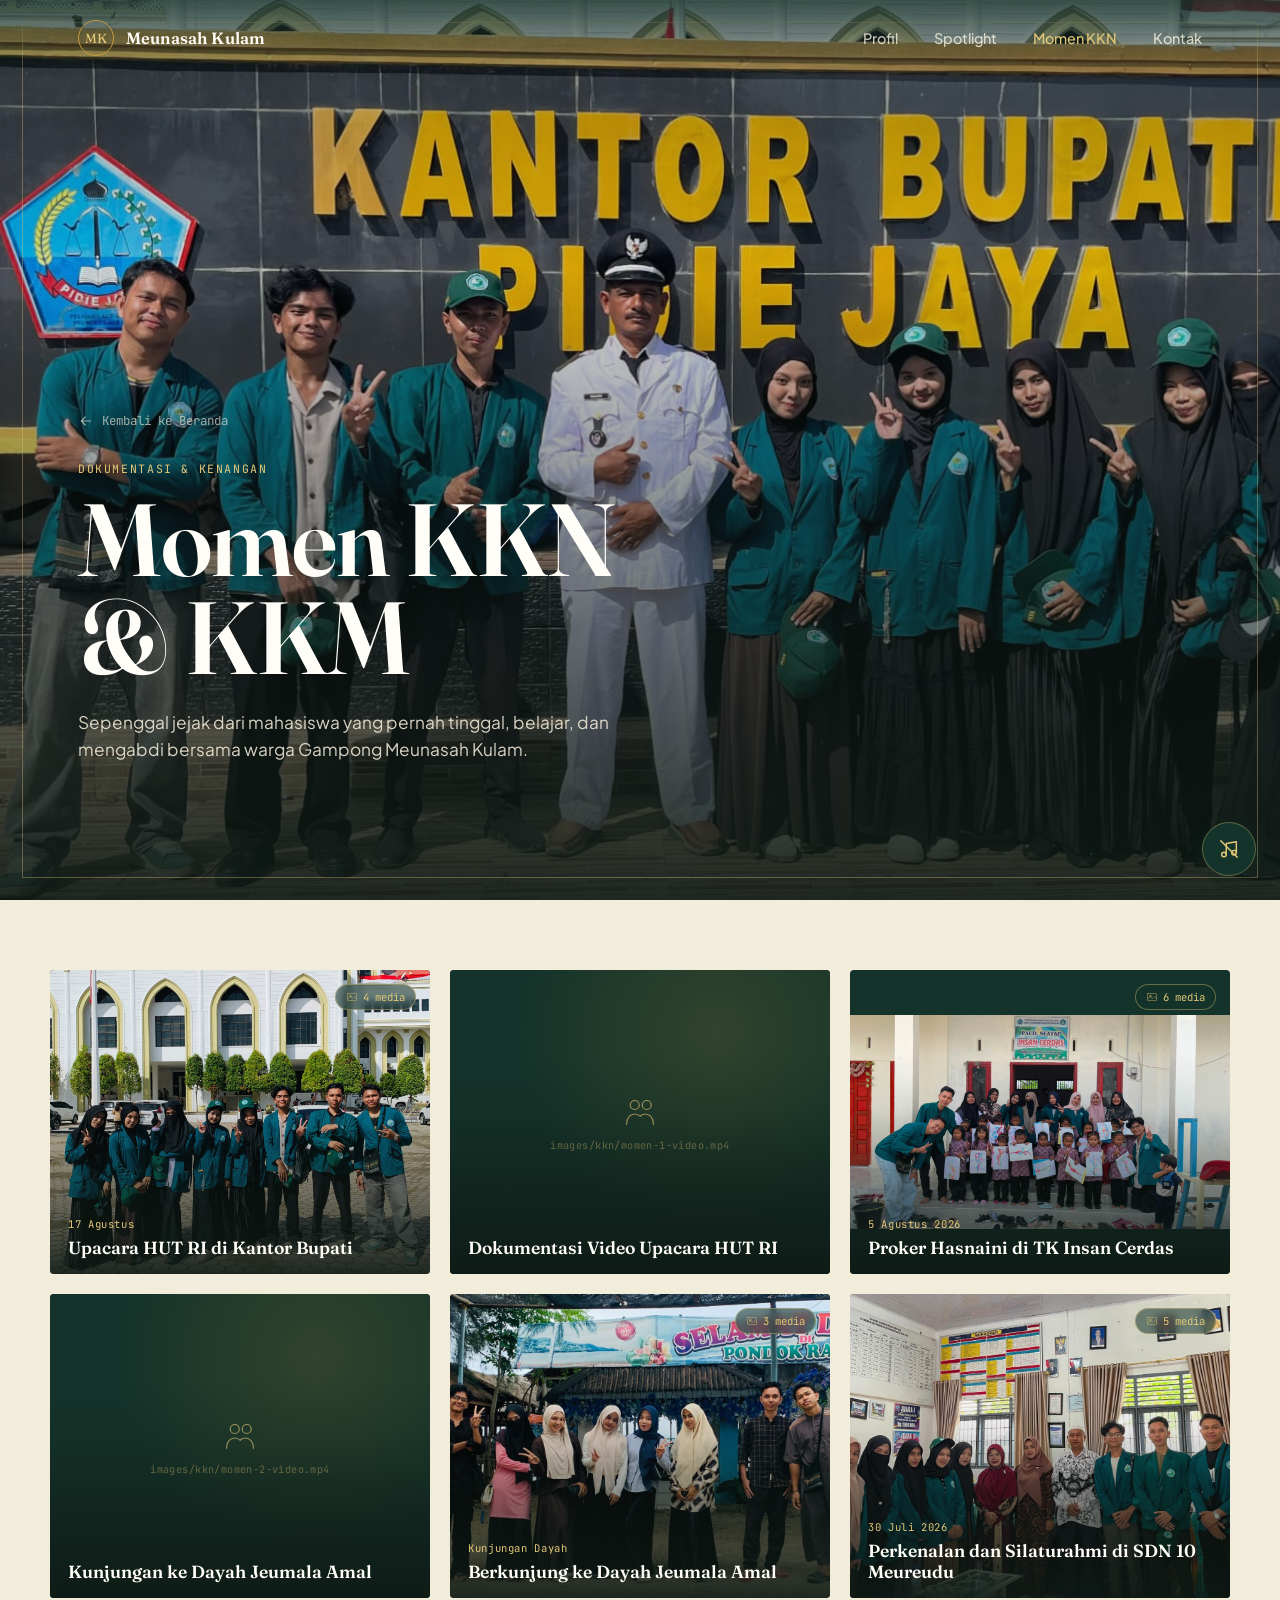
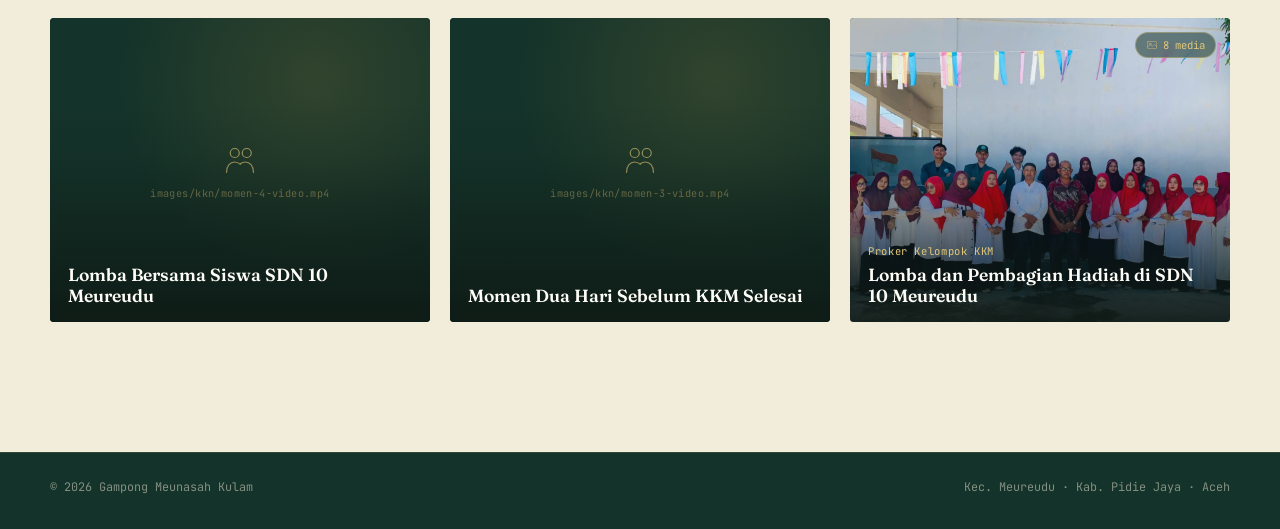
<file: kkn.html>
<!DOCTYPE html>
<html lang="id">
<head>
<meta charset="UTF-8">
<meta name="viewport" content="width=device-width, initial-scale=1.0">
<title>Momen KKN/KKM — Gampong Meunasah Kulam</title>
<meta name="description" content="Dokumentasi kegiatan mahasiswa KKN/KKM yang pernah bertugas di Gampong Meunasah Kulam, Kec. Meureudu, Kab. Pidie Jaya, Aceh.">

<link rel="preconnect" href="https://fonts.googleapis.com">
<link rel="preconnect" href="https://fonts.gstatic.com" crossorigin>
<link href="https://fonts.googleapis.com/css2?family=Fraunces:opsz,wght@9..144,400;9..144,500;9..144,600;9..144,700&family=Plus+Jakarta+Sans:wght@400;500;600;700;800&family=JetBrains+Mono:wght@400;500&display=swap" rel="stylesheet">

<link rel="stylesheet" href="css/style.css">
<link rel="stylesheet" href="css/kkn.css">
<noscript><style>body{opacity:1 !important;}</style></noscript>
</head>
<body>

<!-- ============ SVG ICON LIBRARY ============ -->
<svg width="0" height="0" style="position:absolute" aria-hidden="true">
  <defs>
    <symbol id="icon-chevron" viewBox="0 0 24 24">
      <path d="M9 6 L15 12 L9 18" />
    </symbol>
    <symbol id="icon-close" viewBox="0 0 24 24">
      <path d="M6 6 L18 18 M18 6 L6 18" />
    </symbol>
    <symbol id="icon-photo" viewBox="0 0 48 48">
      <rect x="6" y="10" width="36" height="28" rx="2" />
      <circle cx="17" cy="20" r="3.5" />
      <path d="M6 32 L17 23 L26 30 L34 22 L42 30" />
    </symbol>
    <symbol id="icon-arrow-left" viewBox="0 0 24 24">
      <path d="M19 12 H5 M11 6 L5 12 L11 18" />
    </symbol>
    <symbol id="icon-people" viewBox="0 0 48 48">
      <circle cx="17" cy="16" r="6" />
      <circle cx="33" cy="16" r="6" />
      <path d="M6 42 C6 33 11 28 17 28 C20 28 22.5 29.3 24.3 31.2" />
      <path d="M42 42 C42 33 37 28 31 28 C28.6 28 26.4 28.9 24.6 30.4" />
    </symbol>
    <symbol id="icon-music" viewBox="0 0 24 24">
      <path d="M9 18 V6 L20 4 V16" />
      <circle cx="6.5" cy="18" r="2.5" />
      <circle cx="17.5" cy="16" r="2.5" />
    </symbol>
    <symbol id="icon-music-off" viewBox="0 0 24 24">
      <path d="M9 18 V6 L20 4 V16" />
      <circle cx="6.5" cy="18" r="2.5" />
      <circle cx="17.5" cy="16" r="2.5" />
      <path d="M3 3 L21 21" />
    </symbol>
  </defs>
</svg>

<!-- ============ NAV ============ -->
<header class="nav" id="nav">
  <div class="nav__inner">
    <a href="index.html" class="nav__brand">
      <span class="nav__brand-mark">MK</span>
      <span class="nav__brand-text">Meunasah&nbsp;Kulam</span>
    </a>
    <nav class="nav__links">
      <a href="index.html#profil">Profil</a>
      <a href="index.html#spotlight">Spotlight</a>
      <a href="kkn.html" class="is-active">Momen KKN</a>
      <a href="index.html#kontak">Kontak</a>
    </nav>
    <button class="nav__toggle" id="navToggle" aria-label="Buka menu" aria-expanded="false">
      <span></span><span></span><span></span>
    </button>
  </div>
</header>

<!-- ============ HERO ============ -->
<section class="hero" id="kknHero">
  <div class="hero__media">
    <img class="hero__img" src="images/kkn/hero-kkn.jpg" alt="Momen KKN/KKM di Meunasah Kulam" onerror="this.style.display='none'; this.parentElement.classList.add('media--empty')">
    <div class="hero__media-fallback">
      <svg class="hero__media-icon"><use href="#icon-people"/></svg>
      <span>images/kkn/hero-kkn.jpg</span>
    </div>
  </div>
  <div class="hero__scrim"></div>
  <div class="hero__frame" aria-hidden="true"></div>

  <div class="hero__content">
    <a href="index.html" class="kkn-hero__back">
      <svg><use href="#icon-arrow-left"/></svg>
      Kembali ke Beranda
    </a>
    <p class="eyebrow eyebrow--light">Dokumentasi &amp; Kenangan</p>
    <h1 class="hero__title">Momen KKN<br>&amp; KKM</h1>
    <p class="hero__tagline">
      Sepenggal jejak dari mahasiswa yang pernah tinggal, belajar, dan mengabdi
      bersama warga Gampong Meunasah Kulam.
    </p>
  </div>
</section>

<!-- ============ MOMENTS GRID ============ -->
<section class="moments" id="moments">
  <div class="moments__grid" id="momentsGrid"></div>
</section>

<!-- ============ MODAL ============ -->
<div class="modal" id="modal" aria-hidden="true">
  <div class="modal__backdrop" id="modalBackdrop"></div>
  <div class="modal__panel" role="dialog" aria-modal="true" aria-labelledby="modalTitle">
    <button class="modal__close" id="modalClose" aria-label="Tutup">
      <svg><use href="#icon-close"/></svg>
    </button>

    <div class="modal__gallery">
      <div class="modal__gallery-track" id="modalGalleryTrack"></div>
      <button class="modal__nav modal__nav--prev" id="galPrev" aria-label="Foto sebelumnya">
        <svg style="transform:rotate(180deg)"><use href="#icon-chevron"/></svg>
      </button>
      <button class="modal__nav modal__nav--next" id="galNext" aria-label="Foto berikutnya">
        <svg><use href="#icon-chevron"/></svg>
      </button>
      <div class="modal__dots" id="galDots"></div>
    </div>

    <div class="modal__body">
      <p class="eyebrow" id="modalEyebrow">Momen</p>
      <h3 class="modal__title" id="modalTitle"></h3>
      <p class="modal__story" id="modalStory"></p>
    </div>
  </div>
</div>

<!-- ============ MUSIK LATAR ============ -->
<audio id="bgMusic" src="audio/kkn-theme.mp3" loop preload="none"></audio>
<button class="music-toggle" id="musicToggle" aria-label="Putar atau jeda musik" aria-pressed="false">
  <svg class="music-toggle__icon music-toggle__icon--on"><use href="#icon-music"/></svg>
  <svg class="music-toggle__icon music-toggle__icon--off"><use href="#icon-music-off"/></svg>
  <span class="music-toggle__bars" aria-hidden="true"><i></i><i></i><i></i></span>
</button>

<footer class="footer">
  <div class="footer__inner">
    <span>&copy; <span id="year"></span> Gampong Meunasah Kulam</span>
    <span class="footer__sub">Kec. Meureudu &middot; Kab. Pidie Jaya &middot; Aceh</span>
  </div>
</footer>

<script src="js/kkn.js"></script>
<script src="js/music.js"></script>
<script src="js/transitions.js"></script>
</body>
</html>
</file>
<file: css/style.css>
/* ==========================================================================
   MEUNASAH KULAM — DESIGN TOKENS
   Palette drawn from kerawang Aceh (gold thread on deep green velvet)
   and the river/rice-field landscape of Pidie Jaya.
   ========================================================================== */

:root {
  /* color */
  --forest-deep:  #14332A;
  --forest:       #1F4D3D;
  --forest-soft:  #2C6350;
  --gold:         #C89B3C;
  --gold-light:   #E3C878;
  --river:        #4C7A82;
  --parchment:    #F2ECDA;
  --parchment-dim:#E9E0C7;
  --ink:          #1B241D;
  --ink-soft:     #4A5750;
  --white:        #FFFDF7;

  /* type */
  --font-display: 'Fraunces', Georgia, serif;
  --font-body: 'Plus Jakarta Sans', -apple-system, sans-serif;
  --font-mono: 'JetBrains Mono', 'Courier New', monospace;

  /* layout */
  --container: 1180px;
  --radius: 4px;
  --nav-h: 76px;
}

* { box-sizing: border-box; }
html { scroll-behavior: smooth; }

/* ---- transisi halaman: fade lembut saat masuk/keluar halaman ---- */
body {
  opacity: 0;
  transition: opacity 0.4s cubic-bezier(.4,0,.2,1);
}
body.is-ready { opacity: 1; }
body.is-leaving { opacity: 0; }

/* ---- reveal halus saat elemen masuk ke layar ---- */
.reveal {
  opacity: 0;
  transform: translateY(22px);
  transition: opacity 0.7s cubic-bezier(.16,1,.3,1), transform 0.7s cubic-bezier(.16,1,.3,1);
}
.reveal.is-visible { opacity: 1; transform: translateY(0); }

@media (prefers-reduced-motion: reduce) {
  html { scroll-behavior: auto; }
  *, *::before, *::after { animation-duration: 0.01ms !important; transition-duration: 0.01ms !important; }
}

body {
  margin: 0;
  font-family: var(--font-body);
  color: var(--ink);
  background: var(--parchment);
  -webkit-font-smoothing: antialiased;
}

img { max-width: 100%; display: block; }
a { color: inherit; text-decoration: none; }
svg { fill: none; stroke: currentColor; stroke-width: 1.6; stroke-linecap: round; stroke-linejoin: round; }
button { font: inherit; cursor: pointer; border: none; background: none; color: inherit; }

:focus-visible {
  outline: 2px solid var(--gold);
  outline-offset: 3px;
}

.eyebrow {
  font-family: var(--font-mono);
  font-size: 0.72rem;
  letter-spacing: 0.14em;
  text-transform: uppercase;
  color: var(--forest-soft);
  margin: 0 0 14px;
}
.eyebrow--light { color: var(--gold-light); }

/* kerawang-inspired divider: a thin gold rule with a small diamond node,
   echoing the repeating floral motifs in Acehnese kerawang embroidery. */
.kerawang-divider {
  width: 96px;
  height: 14px;
  margin: 18px 0 0;
  position: relative;
}
.kerawang-divider::before {
  content: "";
  position: absolute;
  top: 6px; left: 0; right: 0;
  height: 1px;
  background: var(--gold);
}
.kerawang-divider::after {
  content: "";
  position: absolute;
  top: 2px; left: 44px;
  width: 8px; height: 8px;
  background: var(--gold);
  transform: rotate(45deg);
}

.btn {
  display: inline-flex;
  align-items: center;
  gap: 8px;
  padding: 14px 28px;
  font-size: 0.92rem;
  font-weight: 600;
  border-radius: var(--radius);
  transition: transform 0.25s ease, background 0.25s ease, color 0.25s ease, border-color 0.25s ease;
}
.btn--gold {
  background: var(--gold);
  color: var(--forest-deep);
}
.btn--gold:hover { background: var(--gold-light); transform: translateY(-2px); }
.btn--ghost {
  border: 1px solid rgba(242, 236, 218, 0.45);
  color: var(--white);
}
.btn--ghost:hover { border-color: var(--gold-light); color: var(--gold-light); transform: translateY(-2px); }

/* ==========================================================================
   NAV
   ========================================================================== */

.nav {
  position: fixed;
  top: 0; left: 0; right: 0;
  z-index: 100;
  height: var(--nav-h);
  display: flex;
  align-items: center;
  background: linear-gradient(to bottom, rgba(20, 51, 42, 0.75), rgba(20, 51, 42, 0));
  transition: background 0.3s ease, box-shadow 0.3s ease;
}
.nav.is-scrolled {
  background: rgba(20, 51, 42, 0.96);
  box-shadow: 0 2px 24px rgba(0,0,0,0.18);
}
.nav__inner {
  width: 100%;
  max-width: var(--container);
  margin: 0 auto;
  padding: 0 28px;
  display: flex;
  align-items: center;
  justify-content: space-between;
}
.nav__brand {
  display: flex;
  align-items: center;
  gap: 12px;
  color: var(--white);
}
.nav__brand-mark {
  width: 36px; height: 36px;
  border: 1px solid var(--gold);
  border-radius: 50%;
  display: flex; align-items: center; justify-content: center;
  font-family: var(--font-display);
  font-size: 0.82rem;
  color: var(--gold-light);
}
.nav__brand-text {
  font-family: var(--font-display);
  font-size: 1.02rem;
  font-weight: 600;
  letter-spacing: 0.01em;
}
.nav__links {
  display: flex;
  gap: 36px;
  font-size: 0.9rem;
  font-weight: 500;
}
.nav__links a { color: rgba(242, 236, 218, 0.85); transition: color 0.2s ease; }
.nav__links a:hover { color: var(--gold-light); }

.nav__toggle {
  display: none;
  flex-direction: column;
  gap: 5px;
  width: 28px;
}
.nav__toggle span {
  height: 2px;
  background: var(--white);
  border-radius: 2px;
}

/* ==========================================================================
   HERO
   ========================================================================== */

.hero {
  position: relative;
  min-height: 100svh;
  display: flex;
  align-items: flex-end;
  overflow: hidden;
  background: var(--forest-deep);
}
.hero__media { position: absolute; inset: 0; }
.hero__img { width: 100%; height: 100%; object-fit: cover; }
.hero__media-fallback {
  display: none;
  position: absolute; inset: 0;
  flex-direction: column;
  align-items: center;
  justify-content: flex-start;
  padding-top: 14vh;
  gap: 14px;
  background:
    radial-gradient(circle at 30% 20%, rgba(200,155,60,0.14), transparent 55%),
    linear-gradient(160deg, var(--forest-deep), #0E241D 80%);
  color: var(--gold-light);
}
.hero__media.media--empty .hero__media-fallback { display: flex; }
.hero__media-icon { width: 64px; height: 64px; opacity: 0.75; }
.hero__media-fallback span {
  font-family: var(--font-mono);
  font-size: 0.78rem;
  letter-spacing: 0.06em;
  color: rgba(227, 200, 120, 0.6);
}

.hero__scrim {
  position: absolute; inset: 0;
  background: linear-gradient(to top, rgba(14,25,20,0.92) 0%, rgba(14,25,20,0.45) 45%, rgba(14,25,20,0.15) 70%, rgba(14,25,20,0.35) 100%);
}
.hero__frame {
  position: absolute;
  inset: 22px;
  border: 1px solid rgba(227, 200, 120, 0.35);
  pointer-events: none;
}

.hero__content {
  position: relative;
  z-index: 2;
  width: 100%;
  max-width: var(--container);
  margin: 0 auto;
  padding: 0 28px 100px;
  color: var(--white);
}
.hero__title {
  font-family: var(--font-display);
  font-weight: 600;
  font-size: clamp(3.2rem, 9vw, 6.4rem);
  line-height: 0.96;
  margin: 0 0 22px;
  letter-spacing: -0.01em;
}
.hero__tagline {
  max-width: 560px;
  font-size: 1.08rem;
  line-height: 1.6;
  color: rgba(242, 236, 218, 0.88);
  margin: 0 0 36px;
}
.hero__actions { display: flex; gap: 16px; flex-wrap: wrap; }

.hero__scroll {
  position: absolute;
  bottom: 34px; left: 50%;
  transform: translateX(-50%);
  z-index: 2;
  width: 26px; height: 42px;
  border: 1px solid rgba(242, 236, 218, 0.5);
  border-radius: 20px;
}
.hero__scroll span {
  position: absolute;
  top: 8px; left: 50%;
  width: 4px; height: 4px;
  margin-left: -2px;
  background: var(--gold-light);
  border-radius: 50%;
  animation: scrollDot 1.8s ease-in-out infinite;
}
@keyframes scrollDot {
  0% { transform: translateY(0); opacity: 1; }
  70% { transform: translateY(14px); opacity: 0; }
  100% { transform: translateY(14px); opacity: 0; }
}

/* ==========================================================================
   PROFIL & SEJARAH
   ========================================================================== */

.profil { padding: 140px 28px; background: var(--parchment); }
.profil__inner {
  max-width: var(--container);
  margin: 0 auto;
  display: grid;
  grid-template-columns: 0.85fr 1.15fr;
  gap: 80px;
}
.profil__heading {
  font-family: var(--font-display);
  font-weight: 600;
  font-size: clamp(2.1rem, 3.6vw, 2.9rem);
  line-height: 1.14;
  color: var(--forest-deep);
  margin: 0;
}
.profil__text {
  font-size: 1.04rem;
  line-height: 1.8;
  color: var(--ink-soft);
  margin: 0 0 22px;
  max-width: 620px;
}
.profil__facts {
  display: grid;
  grid-template-columns: repeat(4, auto);
  gap: 32px;
  margin: 40px 0 0;
  padding-top: 28px;
  border-top: 1px solid var(--parchment-dim);
}
.profil__fact dt {
  font-family: var(--font-mono);
  font-size: 0.68rem;
  letter-spacing: 0.1em;
  text-transform: uppercase;
  color: var(--gold);
  margin: 0 0 6px;
}
.profil__fact dd {
  margin: 0;
  font-family: var(--font-display);
  font-weight: 500;
  font-size: 1.02rem;
  color: var(--forest-deep);
}

/* ==========================================================================
   SPOTLIGHT
   ========================================================================== */

.spotlight { padding: 40px 28px 140px; background: var(--parchment); }
.spotlight__head {
  max-width: var(--container);
  margin: 0 auto 56px;
  text-align: left;
}
.spotlight__heading {
  font-family: var(--font-display);
  font-weight: 600;
  font-size: clamp(2.1rem, 3.6vw, 2.9rem);
  color: var(--forest-deep);
  margin: 0 0 16px;
}
.spotlight__sub {
  max-width: 540px;
  font-size: 1.02rem;
  line-height: 1.7;
  color: var(--ink-soft);
  margin: 0;
}

.spotlight__grid {
  max-width: var(--container);
  margin: 0 auto;
  display: grid;
  grid-template-columns: repeat(6, 1fr);
  gap: 20px;
}

/* bento sizing: card 1 (mushola) is the anchor, spans wide */
.spot-card { grid-column: span 3; }
.spot-card[data-size="wide"] { grid-column: span 4; }
.spot-card[data-size="narrow"] { grid-column: span 2; }

.spot-card {
  position: relative;
  border-radius: var(--radius);
  overflow: hidden;
  background: var(--forest-deep);
  cursor: pointer;
  aspect-ratio: 4 / 3.1;
  transition: transform 0.35s ease;
}
.spot-card:hover { transform: translateY(-4px); }

.spot-card__media { position: absolute; inset: 0; }
.spot-card__img { width: 100%; height: 100%; object-fit: cover; transition: transform 0.6s ease; }
.spot-card:hover .spot-card__img { transform: scale(1.05); }
.spot-card__fallback {
  position: absolute; inset: 0;
  display: none;
  flex-direction: column;
  align-items: center;
  justify-content: center;
  gap: 12px;
  background: radial-gradient(circle at 70% 20%, rgba(200,155,60,0.16), transparent 55%), var(--forest-deep);
  color: var(--gold-light);
}
.spot-card__media.media--empty .spot-card__fallback { display: flex; }
.spot-card__fallback svg { width: 42px; height: 42px; opacity: 0.7; }
.spot-card__fallback span {
  font-family: var(--font-mono);
  font-size: 0.66rem;
  letter-spacing: 0.05em;
  color: rgba(227, 200, 120, 0.55);
  text-align: center;
  padding: 0 12px;
}

.spot-card__scrim {
  position: absolute; inset: 0;
  background: linear-gradient(to top, rgba(14,25,20,0.92) 0%, rgba(14,25,20,0.15) 55%, rgba(14,25,20,0) 75%);
}

.spot-card__gallery-tag {
  position: absolute;
  top: 16px; right: 16px;
  display: flex;
  align-items: center;
  gap: 5px;
  padding: 5px 10px;
  border-radius: 20px;
  background: rgba(20, 51, 42, 0.55);
  border: 1px solid rgba(227, 200, 120, 0.4);
  font-family: var(--font-mono);
  font-size: 0.68rem;
  color: var(--gold-light);
  backdrop-filter: blur(4px);
}
.spot-card__gallery-tag svg { width: 13px; height: 13px; }

.spot-card__body {
  position: absolute;
  left: 22px; right: 22px; bottom: 20px;
  color: var(--white);
}
.spot-card__index {
  font-family: var(--font-mono);
  font-size: 0.7rem;
  color: var(--gold-light);
  letter-spacing: 0.08em;
  margin: 0 0 8px;
}
.spot-card__title {
  font-family: var(--font-display);
  font-weight: 600;
  font-size: 1.32rem;
  margin: 0 0 6px;
  line-height: 1.15;
}
.spot-card__teaser {
  font-size: 0.86rem;
  line-height: 1.5;
  color: rgba(242, 236, 218, 0.78);
  margin: 0;
  max-width: 34ch;
}

/* ==========================================================================
   MODAL
   ========================================================================== */

.modal {
  position: fixed; inset: 0;
  z-index: 200;
  display: flex;
  align-items: center;
  justify-content: center;
  padding: 24px;
  opacity: 0;
  visibility: hidden;
  transition: opacity 0.35s cubic-bezier(.4,0,.2,1), visibility 0.35s;
}
.modal.is-open { opacity: 1; visibility: visible; }
.modal__backdrop {
  position: absolute; inset: 0;
  background: rgba(14, 25, 20, 0.82);
  backdrop-filter: blur(3px);
}
.modal__panel {
  position: relative;
  z-index: 1;
  width: 100%;
  max-width: 980px;
  max-height: 88vh;
  overflow-y: auto;
  background: var(--white);
  border-radius: 6px;
  transform: translateY(24px) scale(0.98);
  opacity: 0;
  transition: transform 0.4s cubic-bezier(.16,1,.3,1), opacity 0.35s ease;
}
.modal.is-open .modal__panel { transform: translateY(0) scale(1); opacity: 1; }

.modal__close {
  position: absolute;
  top: 16px; right: 16px;
  z-index: 3;
  width: 38px; height: 38px;
  border-radius: 50%;
  background: rgba(20, 51, 42, 0.55);
  color: var(--white);
  display: flex; align-items: center; justify-content: center;
  backdrop-filter: blur(4px);
  transition: background 0.2s ease, transform 0.2s ease;
}
.modal__close svg { width: 16px; height: 16px; }
.modal__close:hover { background: var(--forest-deep); transform: rotate(90deg); }

.modal__gallery {
  position: relative;
  aspect-ratio: 16 / 9;
  background: var(--forest-deep);
  overflow: hidden;
}
.modal__gallery-track {
  display: flex;
  height: 100%;
  transition: transform 0.45s cubic-bezier(.4,0,.2,1);
}
.modal__gallery-slide {
  flex: 0 0 100%;
  height: 100%;
  position: relative;
}
.modal__gallery-slide img,
.modal__gallery-slide video { width: 100%; height: 100%; object-fit: contain; background: var(--forest-deep); }
.modal__gallery-slide .fallback {
  position: absolute; inset: 0;
  display: none;
  flex-direction: column;
  align-items: center;
  justify-content: center;
  gap: 10px;
  color: var(--gold-light);
  background: radial-gradient(circle at 30% 20%, rgba(200,155,60,0.14), transparent 55%), var(--forest-deep);
}
.modal__gallery-slide.media--empty .fallback { display: flex; }
.modal__gallery-slide .fallback svg { width: 40px; height: 40px; opacity: 0.7; }
.modal__gallery-slide .fallback span {
  font-family: var(--font-mono);
  font-size: 0.68rem;
  color: rgba(227, 200, 120, 0.6);
}

.modal__nav {
  position: absolute;
  top: 50%; transform: translateY(-50%);
  width: 40px; height: 40px;
  border-radius: 50%;
  background: rgba(20, 51, 42, 0.55);
  color: var(--white);
  display: flex; align-items: center; justify-content: center;
  backdrop-filter: blur(4px);
  transition: background 0.2s ease, transform 0.2s ease;
}
.modal__nav:hover { background: var(--forest-deep); }
.modal__nav:active { transform: translateY(-50%) scale(0.92); }
.modal__nav svg { width: 18px; height: 18px; }
.modal__nav--prev { left: 16px; }
.modal__nav--next { right: 16px; }
.modal__nav[hidden] { display: none; }

.modal__dots {
  position: absolute;
  bottom: 14px; left: 50%;
  transform: translateX(-50%);
  display: flex;
  gap: 7px;
}
.modal__dot {
  width: 6px; height: 6px;
  border-radius: 50%;
  background: rgba(242, 236, 218, 0.4);
  transition: background 0.2s ease, transform 0.2s ease;
}
.modal__dot.is-active { background: var(--gold-light); transform: scale(1.3); }

.modal__body { padding: 36px 40px 44px; }
.modal__eyebrow-row { display: flex; align-items: center; gap: 10px; }
.modal__title {
  font-family: var(--font-display);
  font-weight: 600;
  font-size: 1.7rem;
  color: var(--forest-deep);
  margin: 0 0 16px;
  line-height: 1.15;
}
.modal__story {
  font-size: 1rem;
  line-height: 1.8;
  color: var(--ink-soft);
  margin: 0;
}

/* Desktop: gallery and story sit side-by-side so the whole story is
   visible immediately, with no scrolling needed to read it. Placed here
   (after the base rules above) so it correctly wins the cascade. */
@media (min-width: 861px) {
  .modal__panel {
    display: grid;
    grid-template-columns: 1.15fr 1fr;
    max-height: min(76vh, 620px);
    overflow: hidden;
  }
  .modal__gallery {
    height: 100%;
    aspect-ratio: auto;
    min-width: 0;
  }
  .modal__body {
    height: 100%;
    min-width: 0;
    overflow-y: auto;
    display: flex;
    flex-direction: column;
    justify-content: center;
    padding: 46px 46px;
  }
  .modal__title { font-size: 1.5rem; }
  .modal__story { font-size: 0.98rem; line-height: 1.75; }
}

/* ==========================================================================
   KKN CTA BAND
   ========================================================================== */

.kkn-cta {
  background: var(--parchment-dim);
  padding: 56px 28px;
  border-top: 1px solid rgba(20, 51, 42, 0.08);
  border-bottom: 1px solid rgba(20, 51, 42, 0.08);
}
.kkn-cta__inner {
  max-width: var(--container);
  margin: 0 auto;
  display: flex;
  align-items: center;
  justify-content: space-between;
  gap: 32px;
  flex-wrap: wrap;
}
.kkn-cta__heading {
  font-family: var(--font-display);
  font-weight: 600;
  font-size: clamp(1.5rem, 2.6vw, 1.9rem);
  color: var(--forest-deep);
  margin: 0 0 8px;
}
.kkn-cta__sub {
  font-size: 0.96rem;
  color: var(--ink-soft);
  margin: 0;
  max-width: 480px;
}
.kkn-cta .btn--gold { flex-shrink: 0; }

@media (max-width: 640px) {
  .kkn-cta__inner { flex-direction: column; align-items: flex-start; }
  .kkn-cta .btn--gold { width: 100%; justify-content: center; }
}

/* ==========================================================================
   KONTAK
   ========================================================================== */

.kontak { background: var(--forest-deep); padding: 120px 28px; }
.kontak__inner {
  max-width: var(--container);
  margin: 0 auto;
  display: grid;
  grid-template-columns: 0.9fr 1.1fr;
  gap: 64px;
  align-items: center;
}
.kontak__heading {
  font-family: var(--font-display);
  font-weight: 600;
  font-size: clamp(1.9rem, 3.2vw, 2.5rem);
  color: var(--white);
  margin: 0 0 18px;
}
.kontak__text {
  font-size: 1rem;
  line-height: 1.75;
  color: rgba(242, 236, 218, 0.75);
  margin: 0 0 36px;
  max-width: 460px;
}
.kontak__list { display: flex; flex-direction: column; gap: 22px; }
.kontak__list dt {
  font-family: var(--font-mono);
  font-size: 0.68rem;
  letter-spacing: 0.1em;
  text-transform: uppercase;
  color: var(--gold);
  margin: 0 0 6px;
}
.kontak__list dd {
  margin: 0;
  font-size: 0.98rem;
  color: var(--white);
  line-height: 1.5;
}

.kontak__map {
  border-radius: 6px;
  overflow: hidden;
  border: 1px solid rgba(227, 200, 120, 0.25);
  aspect-ratio: 4 / 3.4;
}
.kontak__map iframe { width: 100%; height: 100%; border: 0; filter: saturate(0.85); }

/* ==========================================================================
   FOOTER
   ========================================================================== */

.footer { background: var(--forest-deep); padding: 26px 28px 34px; border-top: 1px solid rgba(227,200,120,0.14); }
.footer__inner {
  max-width: var(--container);
  margin: 0 auto;
  display: flex;
  justify-content: space-between;
  flex-wrap: wrap;
  gap: 8px;
  font-family: var(--font-mono);
  font-size: 0.74rem;
  color: rgba(242, 236, 218, 0.5);
}

/* ==========================================================================
   MUSIK LATAR — tombol mengambang (dipakai di index.html & kkn.html)
   ========================================================================== */

.music-toggle {
  position: fixed;
  right: 24px; bottom: 24px;
  z-index: 150;
  width: 54px; height: 54px;
  border-radius: 50%;
  background: var(--forest-deep);
  border: 1px solid rgba(227, 200, 120, 0.35);
  color: var(--gold-light);
  display: flex;
  align-items: center;
  justify-content: center;
  box-shadow: 0 6px 20px rgba(20, 51, 42, 0.35);
  transition: transform 0.25s ease, background 0.25s ease;
}
.music-toggle:hover { transform: scale(1.06); background: var(--forest-soft); }

.music-toggle__icon { width: 22px; height: 22px; position: absolute; }
.music-toggle__icon--off { display: none; }
.music-toggle.is-muted .music-toggle__icon--on { display: none; }
.music-toggle.is-muted .music-toggle__icon--off { display: block; }

.music-toggle__bars {
  position: absolute;
  bottom: 8px; left: 50%;
  transform: translateX(-50%);
  display: none;
  align-items: flex-end;
  gap: 2px;
  height: 8px;
}
.music-toggle.is-playing .music-toggle__bars { display: flex; }
.music-toggle.is-playing .music-toggle__icon--on { opacity: 0; }
.music-toggle__bars i {
  width: 2px;
  background: var(--gold-light);
  border-radius: 1px;
  animation: eq 0.9s ease-in-out infinite;
}
.music-toggle__bars i:nth-child(1) { animation-delay: -0.6s; }
.music-toggle__bars i:nth-child(2) { animation-delay: -0.3s; }
.music-toggle__bars i:nth-child(3) { animation-delay: 0s; }
@keyframes eq {
  0%, 100% { height: 3px; }
  50% { height: 9px; }
}

@media (max-width: 520px) {
  .music-toggle { right: 16px; bottom: 16px; width: 48px; height: 48px; }
}

/* ==========================================================================
   RESPONSIVE
   ========================================================================== */

@media (max-width: 860px) {
  .nav__links {
    display: none;
    position: absolute;
    top: var(--nav-h); left: 0; right: 0;
    flex-direction: column;
    gap: 0;
    background: rgba(20, 51, 42, 0.98);
    padding: 8px 28px 20px;
  }
  .nav__links a { padding: 12px 0; border-bottom: 1px solid rgba(227,200,120,0.12); }
  .nav__toggle { display: flex; }

  .profil__inner { grid-template-columns: 1fr; gap: 36px; }
  .profil { padding: 96px 22px; }
  .profil__facts { grid-template-columns: repeat(2, auto); row-gap: 22px; }

  .spotlight { padding: 20px 22px 96px; }
  .spotlight__grid { grid-template-columns: repeat(2, 1fr); }
  .spot-card, .spot-card[data-size="wide"], .spot-card[data-size="narrow"] { grid-column: span 2; }
  .spot-card { aspect-ratio: 4 / 2.6; }

  .kontak { padding: 90px 22px; }
  .kontak__inner { grid-template-columns: 1fr; gap: 40px; }

  .modal__body { padding: 26px 22px 32px; }
  .hero__content { padding: 0 22px 72px; }
}

@media (max-width: 520px) {
  .spotlight__grid { grid-template-columns: 1fr; }
  .spot-card, .spot-card[data-size="wide"], .spot-card[data-size="narrow"] { grid-column: span 1; }
  .hero__actions { flex-direction: column; align-items: flex-start; }
  .btn { width: 100%; justify-content: center; }
  .hero__media-icon { width: 44px; height: 44px; }
  .hero__media-fallback { padding-top: 10vh; gap: 10px; }
  .hero__media-fallback span { font-size: 0.68rem; }
}
</file>
<file: css/kkn.css>
/* ==========================================================================
   MOMEN KKN/KKM — page-specific styles
   Extends css/style.css (shared tokens, nav, modal, footer).
   ========================================================================== */

.nav__links a.is-active { color: var(--gold-light); }

/* ---- page hero (shorter than homepage hero, no photo) ---- */
.kkn-hero {
  position: relative;
  padding: calc(var(--nav-h) + 90px) 28px 80px;
  background:
    radial-gradient(circle at 85% 0%, rgba(200,155,60,0.16), transparent 55%),
    linear-gradient(165deg, var(--forest-deep), #0E241D 85%);
  color: var(--white);
}
.kkn-hero__inner {
  max-width: var(--container);
  margin: 0 auto;
}
.kkn-hero__back {
  display: inline-flex;
  align-items: center;
  gap: 8px;
  font-family: var(--font-mono);
  font-size: 0.78rem;
  color: rgba(242, 236, 218, 0.65);
  margin-bottom: 32px;
  transition: color 0.2s ease;
}
.kkn-hero__back svg { width: 16px; height: 16px; }
.kkn-hero__back:hover { color: var(--gold-light); }

.kkn-hero__title {
  font-family: var(--font-display);
  font-weight: 600;
  font-size: clamp(2.4rem, 5.5vw, 4rem);
  line-height: 1.08;
  margin: 0 0 20px;
}
.kkn-hero__tagline {
  max-width: 560px;
  font-size: 1.04rem;
  line-height: 1.7;
  color: rgba(242, 236, 218, 0.8);
  margin: 0;
}

/* ---- moments grid ---- */
.moments { padding: 70px 28px 130px; background: var(--parchment); }
.moments__grid {
  max-width: var(--container);
  margin: 0 auto;
  display: grid;
  grid-template-columns: repeat(3, 1fr);
  gap: 20px;
}

.moment-card {
  position: relative;
  border-radius: var(--radius);
  overflow: hidden;
  background: var(--forest-deep);
  cursor: pointer;
  aspect-ratio: 4 / 3.2;
  transition: transform 0.35s ease;
}
.moment-card:hover { transform: translateY(-4px); }
.moment-card--video { cursor: default; }
.moment-card--video:hover { transform: none; }

.moment-card__media { position: absolute; inset: 0; }
.moment-card__img,
video.moment-card__img { width: 100%; height: 100%; object-fit: cover; transition: transform 0.6s ease; }
.moment-card:hover .moment-card__img { transform: scale(1.05); }

/* Foto momen-2 memiliki komposisi yang perlu terlihat utuh pada kartu. */
.moment-card[data-id="momen-2"] .moment-card__img { object-fit: contain; }
.moment-card[data-id="momen-2"]:hover .moment-card__img { transform: none; }
.moment-card__fallback {
  position: absolute; inset: 0;
  display: none;
  flex-direction: column;
  align-items: center;
  justify-content: center;
  gap: 10px;
  background: radial-gradient(circle at 70% 20%, rgba(200,155,60,0.16), transparent 55%), var(--forest-deep);
  color: var(--gold-light);
}
.moment-card__media.media--empty .moment-card__fallback { display: flex; }
.moment-card__fallback svg { width: 36px; height: 36px; opacity: 0.7; }
.moment-card__fallback span {
  font-family: var(--font-mono);
  font-size: 0.64rem;
  letter-spacing: 0.04em;
  color: rgba(227, 200, 120, 0.55);
  text-align: center;
  padding: 0 12px;
}

.moment-card__scrim {
  position: absolute; inset: 0;
  background: linear-gradient(to top, rgba(14,25,20,0.92) 0%, rgba(14,25,20,0.1) 55%, rgba(14,25,20,0) 72%);
}

.moment-card__gallery-tag {
  position: absolute;
  top: 14px; right: 14px;
  display: flex;
  align-items: center;
  gap: 5px;
  padding: 5px 10px;
  border-radius: 20px;
  background: rgba(20, 51, 42, 0.55);
  border: 1px solid rgba(227, 200, 120, 0.4);
  font-family: var(--font-mono);
  font-size: 0.66rem;
  color: var(--gold-light);
  backdrop-filter: blur(4px);
}
.moment-card__gallery-tag svg { width: 12px; height: 12px; }

.moment-card__body {
  position: absolute;
  left: 18px; right: 18px; bottom: 16px;
  color: var(--white);
}
.moment-card__date {
  font-family: var(--font-mono);
  font-size: 0.66rem;
  color: var(--gold-light);
  letter-spacing: 0.06em;
  margin: 0 0 6px;
}
.moment-card__title {
  font-family: var(--font-display);
  font-weight: 600;
  font-size: 1.1rem;
  margin: 0;
  line-height: 1.2;
}
.moment-card--video .moment-card__date { display: none; }

@media (max-width: 860px) {
  .moments__grid { grid-template-columns: repeat(2, 1fr); }
  .moments { padding: 50px 22px 96px; }
  .kkn-hero { padding: calc(var(--nav-h) + 60px) 22px 60px; }
}

@media (max-width: 520px) {
  .moments__grid { grid-template-columns: 1fr; }
}

/* Tombol musik (.music-toggle) sekarang ada di css/style.css supaya
   bisa dipakai bersama di halaman utama maupun halaman ini. */
</file>
